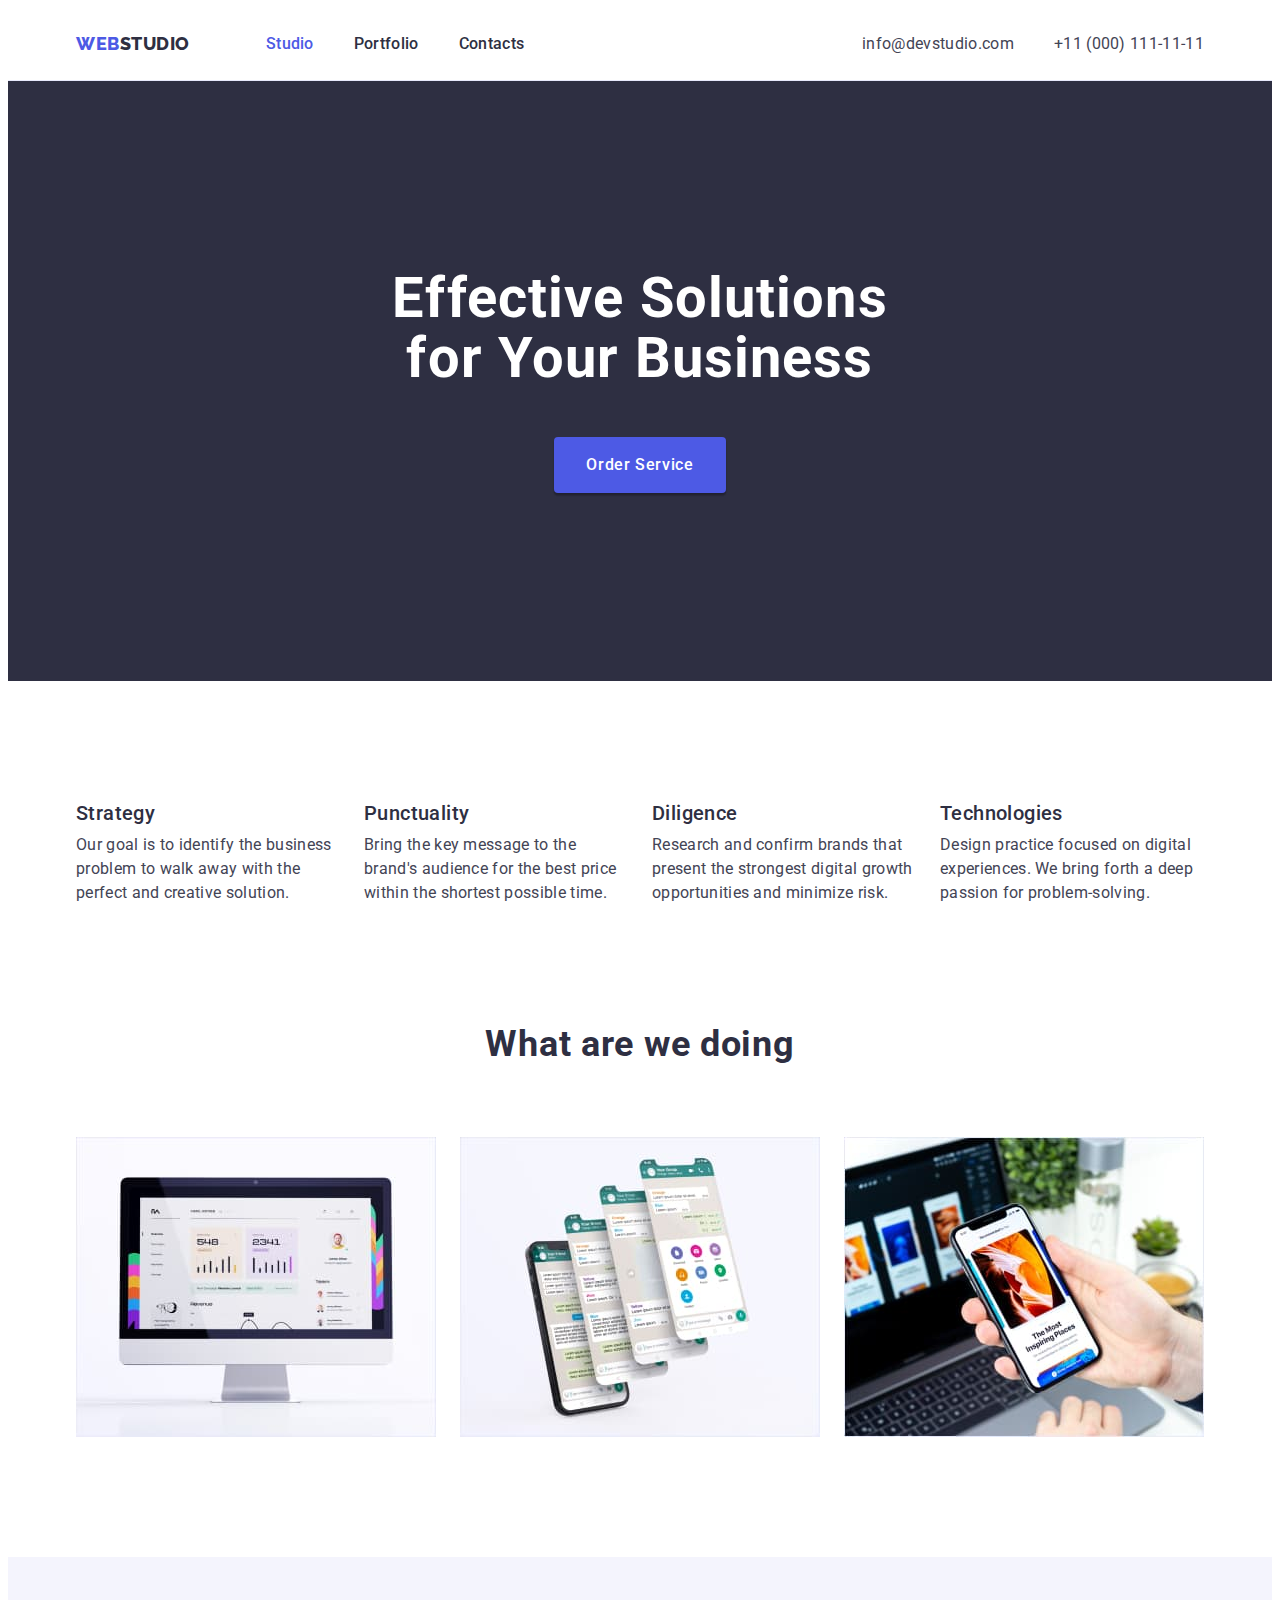
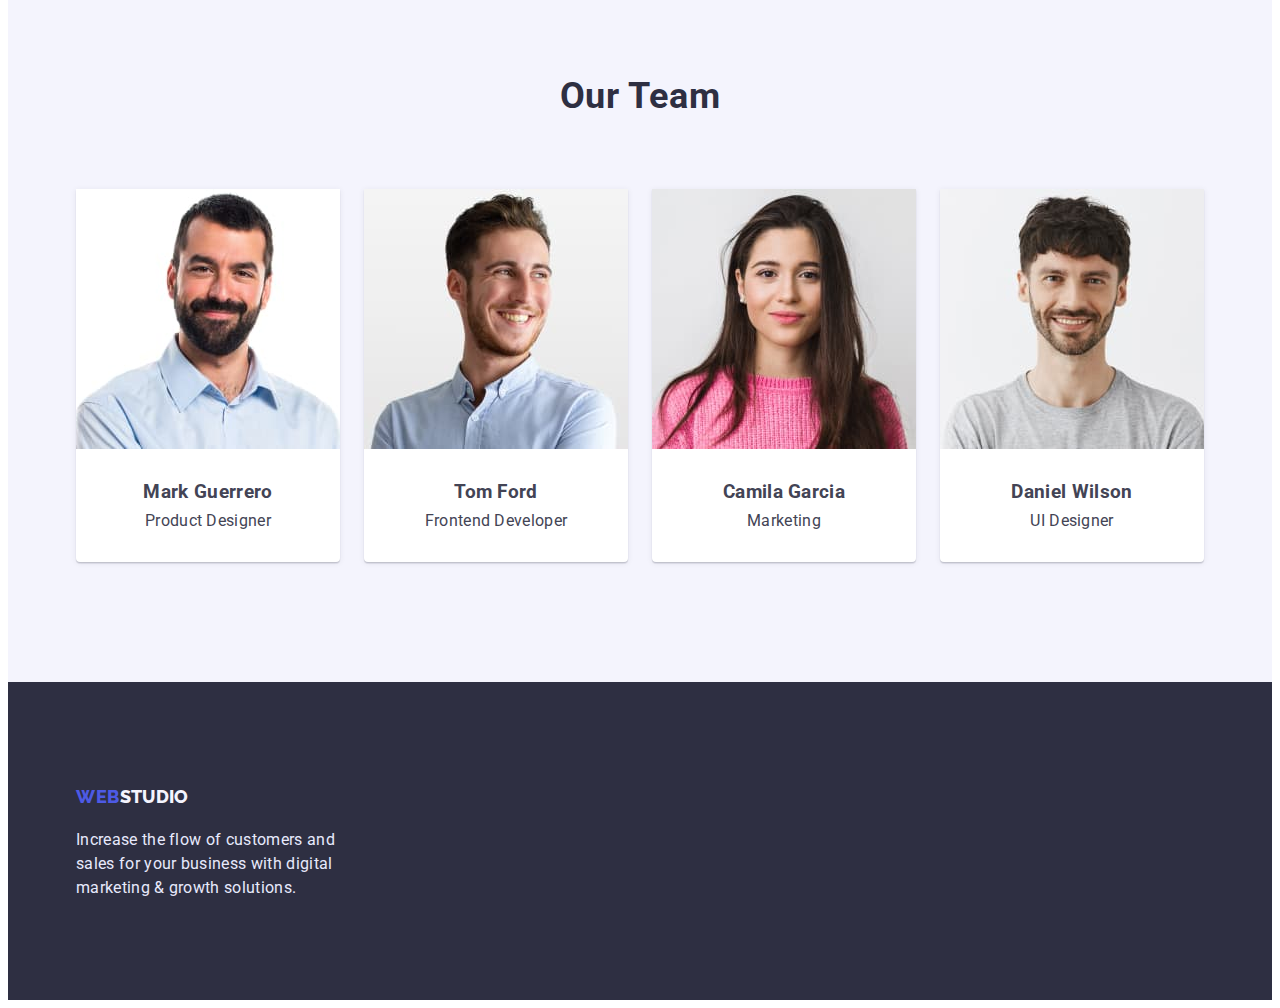
<file: index.html>
<!DOCTYPE html>
<html lang="en">
	<head>
		<meta charset="UTF-8" />
		<meta http-equiv="X-UA-Compatible" content="IE=edge" />
		<meta name="viewport" content="width=device-width, initial-scale=1.0" />
		<link
			rel="stylesheet"
			href="https://cdnjs.cloudflare.com/ajax/libs/modern-normalize/1.1.0/modern-normalize.min.css"
			integrity="sha512-wpPYUAdjBVSE4KJnH1VR1HeZfpl1ub8YT/NKx4PuQ5NmX2tKuGu6U/JRp5y+Y8XG2tV+wKQpNHVUX03MfMFn9Q=="
			crossorigin="anonymous"
			referrerpolicy="no-referrer"
		/>
		<link
			href="https://fonts.googleapis.com/css2?family=Raleway:wght@800&family=Roboto:wght@400;500;700;900&display=swap"
			rel="stylesheet"
		/>
		<title>WebStudio</title>
		<link rel="stylesheet" href="./css/styles.css" />
	</head>
	<body>
		<!-- contacts -->
		<header>
			<div class="container header">
				<nav class="main-nav">
					<a href="./index.html" class="logo-next"><span class="logo">Web</span>Studio</a>
					<ul class="site-nav">
						<li class="item"><a href="./portfolio.html" class="header-link current">Studio</a></li>
						<li class="item"><a href="./portfolio.html" class="header-link">Portfolio</a></li>
						<li class="item"><a href="./portfolio.html" class="header-link">Contacts</a></li>
					</ul>
				</nav>
				<address class="address">
					<ul class="auth-nav">
						<li class="item"><a href="mailto:info@devstudio.com" class="auth-nav-link">info@devstudio.com</a></li>
						<li class="item"><a href="tel:+110001111111" class="auth-nav-link">+11 (000) 111-11-11</a></li>
					</ul>
				</address>
			</div>
		</header>
		<!-- About company -->
		<main>
			<section class="box-order section">
				<div class="container">
					<h1 class="slogan">Effective Solutions for Your Business</h1>
					<button type="button" class="button-main">Order Service</button>
				</div>
			</section>
			<section class="aside section">
				<div class="container">
					<h2 class="visually-hidden">About company</h2>
					<ul class="future">
						<li class="list">
							<h3 class="future-item">Strategy</h3>
							<p class="future-text">
								Our goal is to identify the business problem to walk away with the perfect and creative solution.
							</p>
						</li>
						<li class="list">
							<h3 class="future-item">Punctuality</h3>
							<p class="future-text">
								Bring the key message to the brand's audience for the best price within the shortest possible time.
							</p>
						</li>
						<li class="list">
							<h3 class="future-item">Diligence</h3>
							<p class="future-text">
								Research and confirm brands that present the strongest digital growth opportunities and minimize risk.
							</p>
						</li>
						<li class="list">
							<h3 class="future-item">Technologies</h3>
							<p class="future-text">
								Design practice focused on digital experiences. We bring forth a deep passion for problem-solving.
							</p>
						</li>
					</ul>
				</div>
			</section>
			<section>
				<div class="container rezult">
					<h2 class="title-item">What are we doing</h2>
					<ul class="future-rezult">
						<li class="list">
							<img src="./images/rectangle71.jpg" width="360" alt="computer" />
						</li>
						<li class="list">
							<img src="./images/rectangle72.jpg" width="360" alt="mobile phones" />
						</li>
						<li class="list">
							<img src="./images/rectangle73.jpg" width="360" alt="mobile phone in hand" />
						</li>
					</ul>
				</div>
			</section>
			<!-- About team -->
			<section class="content-title section">
				<div class="container">
					<h2 class="title-item">Our Team</h2>
					<ul class="future-team">
						<li class="list">
							<img src="./images/photo1.jpg" width="264" alt="photo marka" />
							<div class="about-team">
								<h3 class="future-name">Mark Guerrero</h3>
								<p class="future-education">Product Designer</p>
							</div>
						</li>
						<li class="list">
							<img src="./images/photo2.jpg" width="264" alt="photo toma" />

							<div class="about-team">
								<h3 class="future-name">Tom Ford</h3>
								<p class="future-education">Frontend Developer</p>
							</div>
						</li>
						<li class="list">
							<img src="./images/photo3.jpg" width="264" alt="photo camilii" />
							<div class="about-team">
								<h3 class="future-name">Camila Garcia</h3>
								<p class="future-education">Marketing</p>
							</div>
						</li>
						<li class="list">
							<img src="./images/photo4.jpg" width="264" alt="photo daniela" />

							<div class="about-team">
								<h3 class="future-name">Daniel Wilson</h3>
								<p class="future-education">UI Designer</p>
							</div>
						</li>
					</ul>
				</div>
			</section>
		</main>
		<!-- basement -->
		<footer class="footer-main">
			<div class="container">
				<a href="./index.html" class="logo-bottom"><span class="logo">Web</span>Studio</a>
				<p class="subtitle">
					Increase the flow of customers and sales for your business with digital marketing & growth solutions.
				</p>
			</div>
		</footer>
	</body>
</html>
</file>
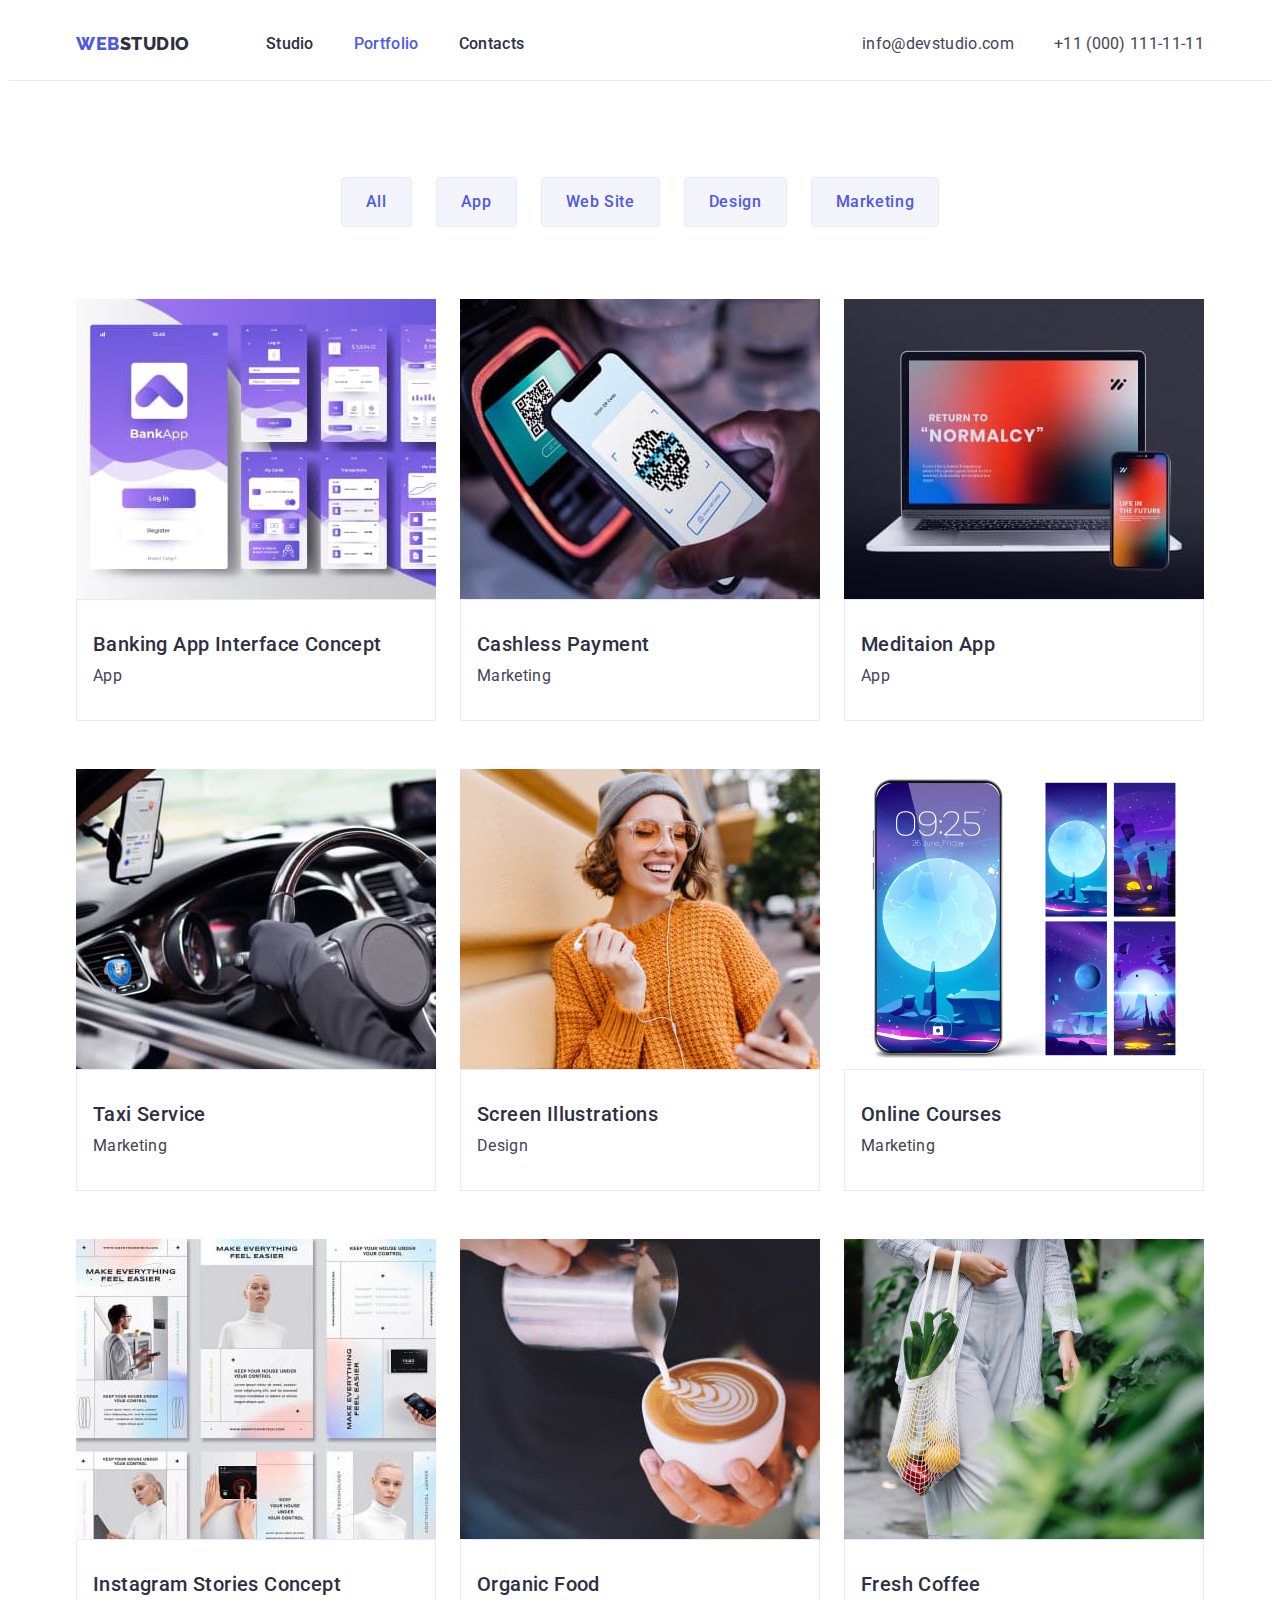
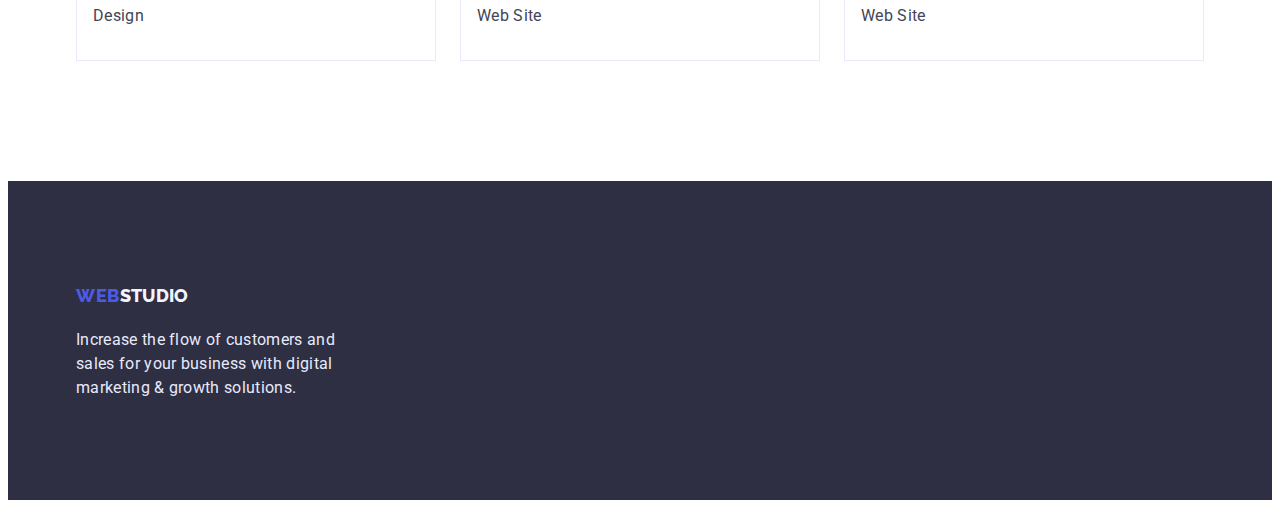
<file: portfolio.html>
<!DOCTYPE html>
<html lang="en">
	<head>
		<meta charset="UTF-8" />
		<meta http-equiv="X-UA-Compatible" content="IE=edge" />
		<meta name="viewport" content="width=device-width, initial-scale=1.0" />
		<link
			rel="stylesheet"
			href="https://cdnjs.cloudflare.com/ajax/libs/modern-normalize/1.1.0/modern-normalize.min.css"
			integrity="sha512-wpPYUAdjBVSE4KJnH1VR1HeZfpl1ub8YT/NKx4PuQ5NmX2tKuGu6U/JRp5y+Y8XG2tV+wKQpNHVUX03MfMFn9Q=="
			crossorigin="anonymous"
			referrerpolicy="no-referrer"
		/>
		<link
			href="https://fonts.googleapis.com/css2?family=Raleway:wght@800&family=Roboto:wght@400;500;700;900&display=swap"
			rel="stylesheet"
		/>
		<title>WebStudio</title>
		<link rel="stylesheet" href="./css/styles.css" />
	</head>
	<body>
		<!-- contacts -->
		<header>
			<div class="container header">
				<nav class="main-nav">
					<a href="./index.html" class="logo-next"><span class="logo">Web</span>Studio</a>
					<ul class="site-nav">
						<li class="item"><a href="./index.html" class="header-link">Studio</a></li>
						<li class="item"><a href="" class="header-link current">Portfolio</a></li>
						<li class="item"><a href="" class="header-link">Contacts</a></li>
					</ul>
				</nav>
				<address class="address">
					<ul class="auth-nav">
						<li class="item"><a href="mailto:info@devstudio.com" class="auth-nav-link">info@devstudio.com</a></li>
						<li class="item"><a href="tel:+110001111111" class="auth-nav-link">+11 (000) 111-11-11</a></li>
					</ul>
				</address>
			
		</header>
		<main>
			<section>
				
					<h1 class="visually-hidden">Information</h1>
					<ul class="button-list">
						<li class="item"><button type="button" class="content-btn">All</button></li>
						<li class="item"><button type="button" class="content-btn">App</button></li>
						<li class="item"><button type="button" class="content-btn">Web Site</button></li>
						<li class="item"><button type="button" class="content-btn">Design</button></li>
						<li class="item"><button type="button" class="content-btn">Marketing</button></li>
					</ul>
				</div>
				<div class="container">
					<h2 class="visually-hidden">Company results</h2>
					<ul class="content-items">
						<li class="list">
							<img src="./images/img.jpg" width="360" alt="Banking App Interface Concept" />
							<div class="content-card">
								<h3 class="future-item">Banking App Interface Concept</h3>
								<p class="future-text">App</p>
							</div>
						</li>
						<li class="list">
							<img src="./images/img1.jpg" width="360" alt="Cashless Payment" />
							<div class="content-card">
								<h3 class="future-item">Cashless Payment</h3>
								<p class="future-text">Marketing</p>
							</div>
						</li>
						<li class="list">
							<img src="./images/img2.jpg" width="360" alt="Meditaion App" />

							<div class="content-card">
								<h3 class="future-item">Meditaion App</h3>
								<p class="future-text">App</p>
							</div>
						</li>
						<li class="list">
							<img src="./images/img3.jpg" width="360" alt="Taxi Service" />
							<div class="content-card">
								<h3 class="future-item">Taxi Service</h3>
								<p class="future-text">Marketing</p>
							</div>
						</li>
						<li class="list">
							<img src="./images/img4.jpg" width="360" alt="Screen Illustrations" />
							<div class="content-card">
								<h3 class="future-item">Screen Illustrations</h3>
								<p class="future-text">Design</p>
							</div>
						</li>
						<li class="list">
							<img src="./images/img5.jpg" width="360" alt="Online Courses" />
							<div class="content-card">
								<h3 class="future-item">Online Courses</h3>
								<p class="future-text">Marketing</p>
							</div>
						</li>
						<li class="list">
							<img src="./images/img6.jpg" width="360" alt="Instagram Stories Concept" />
							<div class="content-card">
								<h3 class="future-item">Instagram Stories Concept</h3>
								<p class="future-text">Design</p>
							</div>
						</li>
						<li class="list">
							<img src="./images/img7.jpg" width="360" alt="Organic Food" />
							<div class="content-card">
								<h3 class="future-item">Organic Food</h3>
								<p class="future-text">Web Site</p>
							</div>
						</li>
						<li class="list">
							<img src="./images/img8.jpg" width="360" alt="Fresh Coffee" />
							<div class="content-card">
								<h3 class="future-item">Fresh Coffee</h3>
								<p class="future-text">Web Site</p>
							</div>
						</li>
					</ul>
				</div>
			</section>
		</main>
		<!-- basement -->
		<footer class="footer-last portfolio">
			<div class="container">
				<a href="./index.html" class="logo-bottom"><span class="logo">Web</span>Studio</a>
				<p class="subtitle">
					Increase the flow of customers and sales for your business with digital marketing & growth solutions.
				</p>
			</div>
		</footer>
	</body>
</html>
</file>
<file: css/styles.css>
:root {
    --primary-brand: #4D5AE5;
    --pressed-state: #404BBF;
    --dark: #2E2F42;
    --success: #31D0AA;
    --text: #434455;
    --subtle-text: #8E8F99;
    --accent: #E7E9FC;
    --light: #F4F4FD;
    --modal-overlay: #2E2F42;
    --hero-background: #2E2F42;
    --white-color: #FFFFFF;
}

html {
    box-sizing: border-box;
}

*,
*::before,
*::after {
    box-sizing: inherit;
}

.visually-hidden {
    position: absolute;
    width: 1px;
    height: 1px;
    margin: -1px;
    border: 0;
    padding: 0;
    white-space: nowrap;
    clip-path: inset(100%);
    clip: rect(0 0 0 0);
    overflow: hidden;
}

body {
    font-family: 'Roboto', sans-serif;
    color: var(--text);
    background-color: var(--white-color);
    font-size: 16px;
    letter-spacing: 0.02em;
}

h1,
h2,
h3,
h4,
h5,
h6,
p {
    margin: 0;
}

img {
    display: block;
    max-width: 100%;
    height: auto;
}

address {
    font-style: normal;
}

button {
    display: block;
    cursor: pointer;
    border: none;
    border-radius: 4px;
}

ul {
    list-style: none;
    margin: 0;
    padding: 0;
}

a {
    text-decoration: none;
}

.container {
    width: 1158px;
    padding: 0 15px;
    margin: 0 auto;
}

.section {
    padding-top: 120px;
    padding-bottom: 120px;
}

/* ---Header---*/
.header {
    display: flex;
}

.header-link {
    color: var(--dark);
    text-decoration: none;
    font-weight: 500;
    font-size: 16px;
    line-height: 1.5;
    letter-spacing: 0.02em;
}

.header-link:hover,
.header-link:focus {
    color: var(--pressed-state);
    text-decoration: none;
}

.current {
    color: var(--primary-brand);
}

.main-nav {
    display: flex;
    align-items: center;
}

.logo {
    color: var(--primary-brand);
    font-family: 'Raleway';
    font-weight: 800;
    font-size: 18px;
    line-height: 1.3;
    text-decoration: none;
    letter-spacing: 0.03em;
    text-transform: uppercase;
}

.logo-next {
    color: var(--modal-overlay);
    font-family: 'Raleway';
    font-weight: 800;
    font-size: 18px;
    line-height: 1.3;
    text-decoration: none;
    letter-spacing: 0.03em;
    text-transform: uppercase;
}

.site-nav {
    display: flex;
    font-weight: 500;
    font-size: 16px;
    line-height: 1.5;
    padding-top: 24px;
    padding-bottom: 24px;
    margin-left: 76px;
}

.site-nav .item:not(:last-child) {
    margin-right: 40px;
}

.auth-nav {
    display: flex;
    padding-top: 24px;
    padding-bottom: 24px;
}

.address {
    margin-left: auto;

}


.auth-nav .item:not(:last-child) {
    margin-right: 40px;
}

.auth-nav-link {
    font-style: normal;
    font-size: 16px;
    line-height: 1.5;
    letter-spacing: 0.02em;
    color: var(--text);
    text-decoration: none;
    cursor: pointer;
}

.auth-nav-link:hover,
.auth-nav-link:focus {
    color: var(--pressed-state);
}

/* ------------main----------- */
.box-order {
    text-align: center;
}

.button-main {
    font-family: 'Roboto';
    font-weight: 500;
    font-size: 16px;
    line-height: 1.5;
    color: var(--white-color);
    background: var(--primary-brand);
    cursor: pointer;
    letter-spacing: 0.04em;
    padding: 16px 32px;
    display: inline-block;
    text-align: center;
    box-shadow: 0px 3px 1px rgba(0, 0, 0, 0.1), 0px 2px 1px rgba(0, 0, 0, 0.08), 0px 2px 2px rgba(0, 0, 0, 0.12);

}

.button-main:hover,
.button-main:focus {
    background-color: var(--pressed-state);
}

.logo-bottom {
    font-family: 'Raleway';
    font-weight: 800;
    font-size: 18px;
    line-height: 1.7;
    color: var(--light);
    text-decoration: none;
    text-transform: uppercase;
}

.box-order,
.footer-last {
    background: var(--modal-overlay);
}

.box-order {
    padding: 188px 0;
}

.slogan {
    font-weight: 700;
    font-size: 56px;
    line-height: 1.07;
    color: var(--white-color);
    letter-spacing: 0.02em;
    width: 496px;
    margin: 0 auto;
    margin-bottom: 48px;
}


/* -----section skils------ */
.future {
    display: flex;
}

.future>.list:not(:last-child) {
    margin-right: 24px;
}


.future-item {
    font-weight: 500;
    font-size: 20px;
    line-height: 1.2;
    color: var(--modal-overlay);
    letter-spacing: 0.02em;
}

.future-text {
    font-size: 16px;
    line-height: 1.5;
    color: var(--text);
    letter-spacing: 0.02em;
    width: 264px;
}


/* -------section what are we doing-------- */

.title-item {
    font-weight: 700;
    font-size: 36px;
    line-height: 1.11;
    color: var(--modal-overlay);
    text-align: center;
    letter-spacing: 0.02em;
    margin-bottom: 72px;

}

.rezult {
    padding-bottom: 120px;
}

.future-rezult {
    display: flex;
}

.future-rezult>.list:not(:last-child) {
    margin-right: 24px;
}

/* --------section Our team-------- */
.content-title {
    background-color: var(--light);

}

.future-team {
    display: flex;
}

.future-team>.list:not(:last-child) {
    margin-right: 24px;

}

.future-team>.list {
    background-color: var(--white-color);
    box-shadow: 0px 1px 6px rgba(46, 47, 66, 0.08), 0px 1px 1px rgba(46, 47, 66, 0.16), 0px 2px 1px rgba(46, 47, 66, 0.08);
    border-radius: 0px 0px 4px 4px;
}

.about-team {
    text-align: center;
    padding: 32px 0;
}

.future-education {
    margin-top: 8px;
}

/* -------------footer----------- */
.subtitle {
    font-size: 16px;
    line-height: 1.5;
    color: var(--accent);
    letter-spacing: 0.02em;
    width: 264px;
    margin-top: 16px;
}

.footer-main {
    padding: 100px 0;
    background: var(--dark);
}

/* -------Portfolio_______ */

header {
    border-bottom: 1px solid #E7E9FC;
}

.content-btn {
    font-family: 'Roboto';
    font-weight: 500;
    font-size: 16px;
    line-height: 1.5;
    letter-spacing: 0.04em;
    color: var(--primary-brand);
    background: var(--light);
    padding: 12px 24px;
    display: inline-block;
    text-align: center;
    border: 1px solid #E7E9FC;
}

.content-btn:hover,
.content-btn:focus {
    background-color: var(--pressed-state);
    color: var(--white-color);
    cursor: pointer;
    box-shadow: 0px 3px 1px rgba(0, 0, 0, 0.1), 0px 2px 1px rgba(0, 0, 0, 0.08), 0px 2px 2px rgba(0, 0, 0, 0.12);

}

.button-list {
    display: flex;
    padding-top: 96px;
    justify-content: center;
}

.button-list>.item:not(:last-child) {
    margin-right: 24px;
}

.content-items {
    display: flex;
    flex-wrap: wrap;
    padding-top: 72px;
    margin-left: -24px;
    padding-bottom: 120px;
}

.content-items>.list:nth-child(-n + 3) {
    margin-top: 0;
}

.content-items>.list {
    flex-basis: calc(100% / 3-24px);
    margin-left: 24px;
    margin-top: 48px;

}

.future-text {
    margin-top: 8px;
}

.content-card {
    padding: 32px 16px;
    background: #FFFFFF;
    border: 1px solid #E7E9FC;
}

.footer-last {
    padding: 100px 0;
}
</file>
